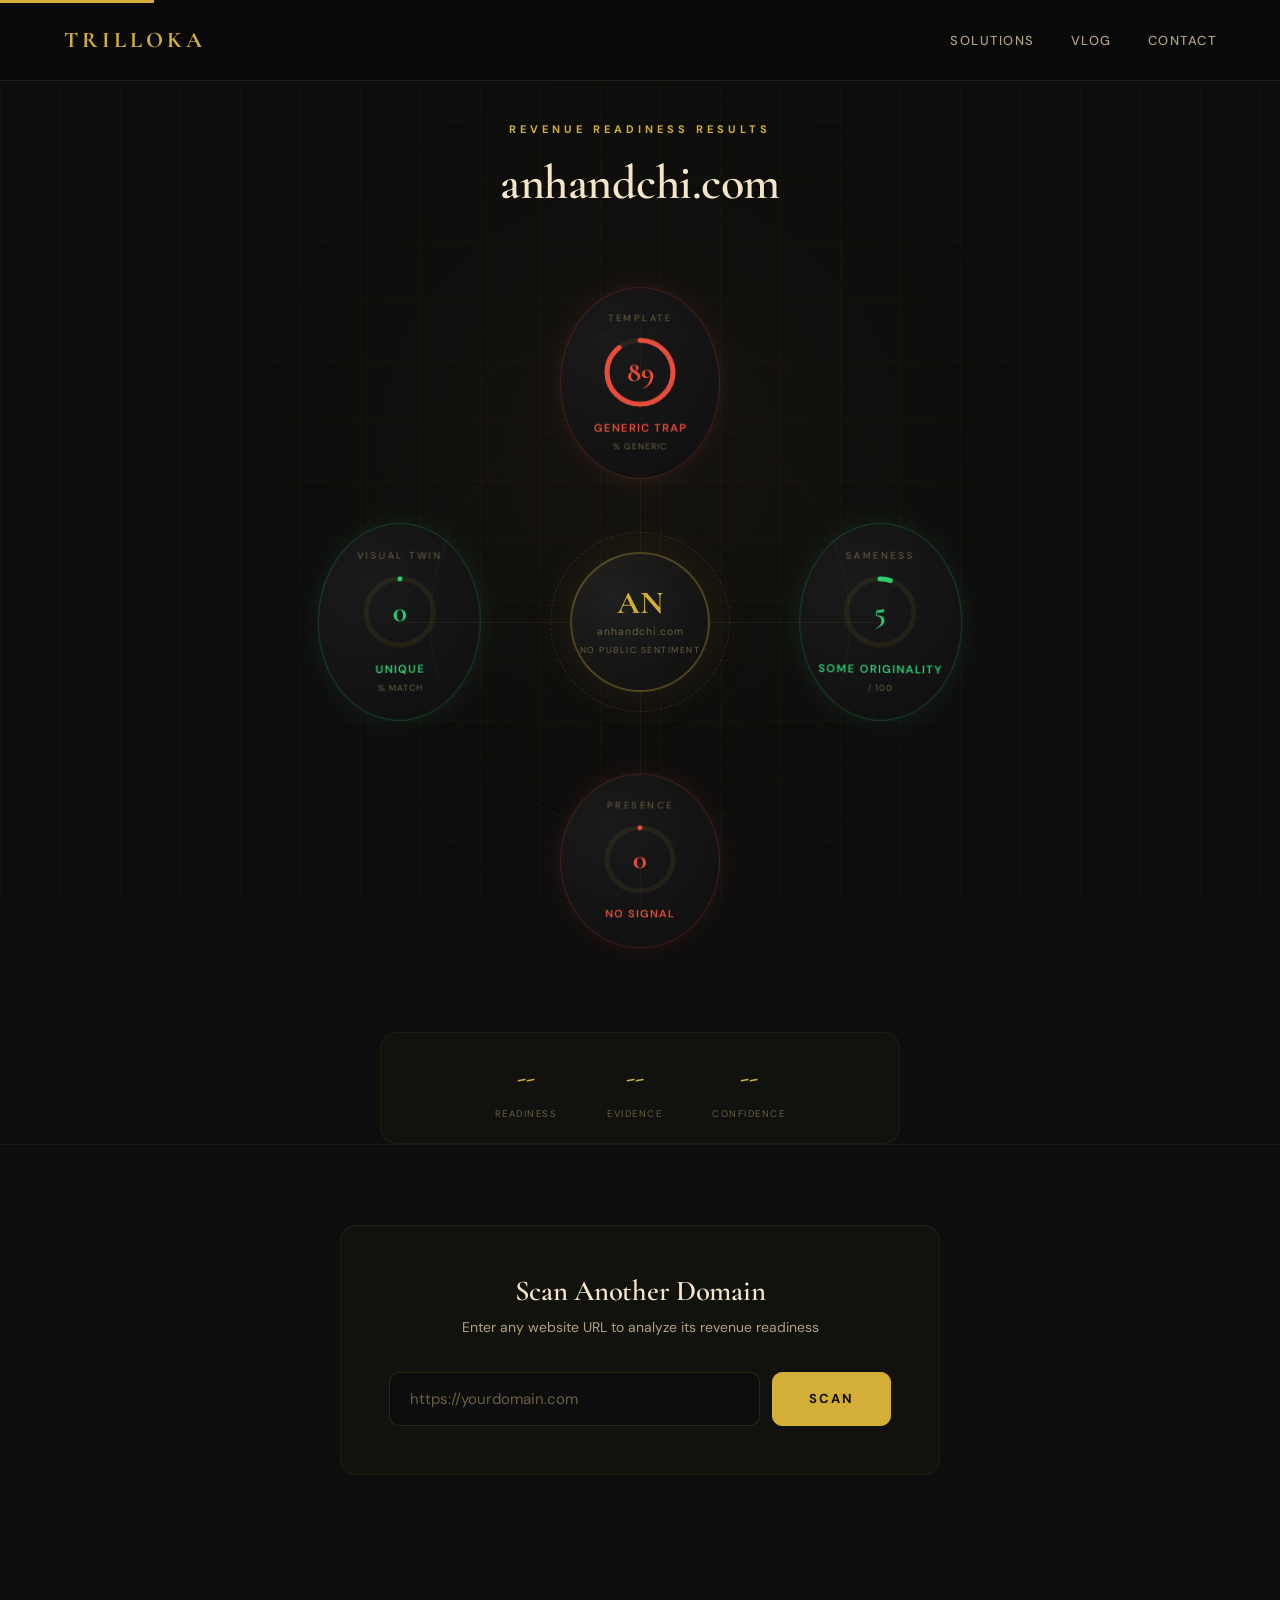
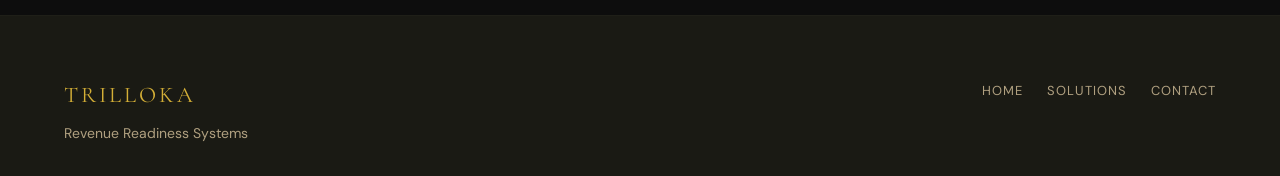
<file: static/results.html>
<!DOCTYPE html>
<html lang="en">
<head>
  <meta charset="UTF-8">
  <meta name="viewport" content="width=device-width, initial-scale=1.0">
  <title>Revenue Readiness Results — Trilloka</title>
  <link rel="preconnect" href="https://fonts.googleapis.com">
  <link rel="preconnect" href="https://fonts.gstatic.com" crossorigin>
  <link href="https://fonts.googleapis.com/css2?family=Cormorant+Garamond:ital,wght@0,400;0,600;0,700;1,400&family=DM+Sans:wght@400;500;700&display=swap" rel="stylesheet">
  <link rel="stylesheet" href="/static/styles.min.css">

  <style>
    :root {
      --gold: #D4AF37;
      --gold-dim: #a08020;
      --gold-bright: #F5E6C8;
      --bg: #0D0D0D;
      --surface: #11110e;
      --surface-2: #1a1a14;
      --text: #F5E6C8;
      --text-secondary: #b0a080;
      --text-muted: #6a6040;
      --red: #E74C3C;
      --green: #2ECC71;
      --orange: #D4AF37;
      --cyan: #3c8c9a;
      --ring-track: rgba(212,175,55,0.08);
    }

    .rrs-orbital-page {
      background: var(--bg);
      min-height: 100vh;
      padding: 120px 0 60px;
      position: relative;
      overflow: hidden;
    }

    .rrs-orbital-page::before {
      content: "";
      position: fixed;
      inset: 0;
      background-image:
        linear-gradient(rgba(212,175,55,0.03) 1px, transparent 1px),
        linear-gradient(90deg, rgba(212,175,55,0.03) 1px, transparent 1px);
      background-size: 60px 60px;
      pointer-events: none;
      z-index: 0;
    }

    .rrs-orbital-page::after {
      content: "";
      position: fixed;
      top: 50%; left: 50%;
      transform: translate(-50%, -50%);
      width: 800px; height: 800px;
      background: radial-gradient(circle, rgba(212,175,55,0.04) 0%, transparent 70%);
      pointer-events: none;
      z-index: 0;
    }

    .rrs-header {
      text-align: center;
      margin-bottom: 40px;
      position: relative;
      z-index: 10;
    }

    .rrs-header .tag {
      font-family: 'DM Sans', sans-serif;
      font-size: 11px;
      font-weight: 700;
      text-transform: uppercase;
      letter-spacing: 4px;
      color: var(--gold);
      display: block;
      margin-bottom: 16px;
    }

    .rrs-header h2 {
      font-family: 'Cormorant Garamond', serif;
      font-size: clamp(2rem, 4vw, 3rem);
      color: var(--text);
      margin-bottom: 8px;
    }

    /* ── Orbital Container ── */
    .orbital-wrapper {
      display: flex;
      justify-content: center;
      align-items: center;
      width: 100%;
      padding: 20px 0 40px;
      position: relative;
      z-index: 10;
    }

    .orbital-container {
      position: relative;
      width: 700px;
      height: 700px;
      flex-shrink: 0;
      margin: 0 auto;
    }

    .orbital-container * {
      box-sizing: border-box;
    }

    /* Center hub */
    .hub {
      position: absolute;
      top: 50%; left: 50%;
      transform: translate(-50%, -50%);
      width: 140px; height: 140px;
      border-radius: 50%;
      background: radial-gradient(circle at 30% 30%, rgba(34,34,34,0.95), rgba(13,13,13,0.98));
      border: 2px solid rgba(212,175,55,0.3);
      display: flex;
      flex-direction: column;
      align-items: center;
      justify-content: center;
      z-index: 20;
      box-shadow: 0 0 50px rgba(212,175,55,0.1), inset 0 0 30px rgba(212,175,55,0.03);
    }

    .hub-ring {
      position: absolute;
      top: 50%; left: 50%;
      transform: translate(-50%, -50%);
      width: 180px; height: 180px;
      border-radius: 50%;
      border: 1px dashed rgba(212,175,55,0.15);
      animation: spin 50s linear infinite;
    }

    @keyframes spin { to { transform: translate(-50%,-50%) rotate(360deg); } }

    .hub-initials {
      font-family: 'Cormorant Garamond', serif;
      font-size: 2rem;
      font-weight: 700;
      color: var(--gold);
      line-height: 1;
    }

    .hub-domain {
      font-family: 'DM Sans', sans-serif;
      font-size: 0.65rem;
      color: var(--text-muted);
      letter-spacing: 1px;
      margin-top: 4px;
      max-width: 110px;
      overflow: hidden;
      text-overflow: ellipsis;
      white-space: nowrap;
    }

    .hub-sub {
      font-family: 'DM Sans', sans-serif;
      font-size: 0.55rem;
      color: var(--text-muted);
      letter-spacing: 1.5px;
      text-transform: uppercase;
      margin-top: 2px;
    }

    /* Decorative rings */
    .orbit-ring-1 {
      position: absolute;
      top: 50%; left: 50%;
      transform: translate(-50%, -50%);
      width: 420px; height: 420px;
      border-radius: 50%;
      border: 1px solid rgba(212,175,55,0.06);
    }

    .orbit-ring-2 {
      position: absolute;
      top: 50%; left: 50%;
      transform: translate(-50%, -50%);
      width: 580px; height: 580px;
      border-radius: 50%;
      border: 1px solid rgba(212,175,55,0.04);
    }

    .crosshair-h {
      position: absolute;
      top: 50%; left: 0; right: 0;
      height: 1px;
      background: linear-gradient(90deg, transparent 0%, rgba(212,175,55,0.08) 20%, rgba(212,175,55,0.08) 80%, transparent 100%);
      pointer-events: none;
    }

    .crosshair-v {
      position: absolute;
      left: 50%; top: 0; bottom: 0;
      width: 1px;
      background: linear-gradient(180deg, transparent 0%, rgba(212,175,55,0.08) 20%, rgba(212,175,55,0.08) 80%, transparent 100%);
      pointer-events: none;
    }

    /* Score cards */
    .score-card {
      position: absolute;
      top: 50%; left: 50%;
      width: 160px;
      background: radial-gradient(circle at 30% 30%, rgba(26,26,26,0.95), rgba(13,13,13,0.98));
      border: 1px solid rgba(212,175,55,0.1);
      border-radius: 50%;
      padding: 24px 16px;
      text-align: center;
      transition: all 0.4s cubic-bezier(0.23,1,0.32,1);
      cursor: pointer;
      z-index: 15;
      aspect-ratio: 1;
      display: flex;
      flex-direction: column;
      align-items: center;
      justify-content: center;
    }

    .score-card:hover {
      transform: translate(-50%, -50%) scale(1.12) !important;
      border-color: rgba(212,175,55,0.4);
      box-shadow: 0 10px 40px rgba(0,0,0,0.5), 0 0 30px rgba(212,175,55,0.1);
      z-index: 25;
    }

    .score-card.template { transform: translate(-50%, -50%) translate(0, -240px); }
    .score-card.sameness { transform: translate(-50%, -50%) translate(240px, 0); }
    .score-card.presence { transform: translate(-50%, -50%) translate(0, 240px); }
    .score-card.visual { transform: translate(-50%, -50%) translate(-240px, 0); }

    /* Ensure cards stay positioned even if parent is small */
    .score-card {
      position: absolute !important;
      top: 50% !important;
      left: 50% !important;
    }

    .score-card .metric-name {
      font-family: 'DM Sans', sans-serif;
      font-size: 0.6rem;
      letter-spacing: 2.5px;
      text-transform: uppercase;
      color: var(--text-muted);
      margin-bottom: 8px;
    }

    .score-ring-wrap {
      position: relative;
      width: 80px; height: 80px;
      margin: 0 auto 8px;
    }

    .score-ring-wrap svg {
      transform: rotate(-90deg);
    }

    .score-ring-track {
      fill: none;
      stroke: var(--ring-track);
      stroke-width: 5;
    }

    .score-ring-fill {
      fill: none;
      stroke-width: 5;
      stroke-linecap: round;
      transition: stroke-dashoffset 1.5s ease-out;
    }

    .score-value {
      position: absolute;
      top: 50%; left: 50%;
      transform: translate(-50%, -50%);
      font-family: 'Cormorant Garamond', serif;
      font-size: 1.8rem;
      font-weight: 700;
    }

    .score-suffix {
      font-family: 'DM Sans', sans-serif;
      font-size: 0.55rem;
      color: var(--text-muted);
      letter-spacing: 1px;
      text-transform: uppercase;
    }

    .score-label {
      font-family: 'DM Sans', sans-serif;
      font-size: 0.7rem;
      font-weight: 600;
      letter-spacing: 1px;
      text-transform: uppercase;
      margin-bottom: 2px;
    }

    /* Color coding */
    .score-card.critical .score-ring-fill { stroke: var(--red); }
    .score-card.critical .score-value { color: var(--red); }
    .score-card.critical .score-label { color: var(--red); }
    .score-card.critical { border-color: rgba(231,76,60,0.25); box-shadow: 0 0 25px rgba(231,76,60,0.1); }

    .score-card.warning .score-ring-fill { stroke: var(--orange); }
    .score-card.warning .score-value { color: var(--orange); }
    .score-card.warning .score-label { color: var(--orange); }

    .score-card.good .score-ring-fill { stroke: var(--green); }
    .score-card.good .score-value { color: var(--green); }
    .score-card.good .score-label { color: var(--green); }
    .score-card.good { border-color: rgba(46,204,113,0.25); box-shadow: 0 0 25px rgba(46,204,113,0.1); }

    .score-card.neutral .score-ring-fill { stroke: var(--cyan); }
    .score-card.neutral .score-value { color: var(--cyan); }
    .score-card.neutral .score-label { color: var(--cyan); }

    /* Three-Score Bar */
    .three-score {
      display: flex;
      justify-content: center;
      gap: 50px;
      margin-top: 20px;
      padding: 20px 30px;
      background: var(--surface);
      border-radius: 16px;
      border: 1px solid rgba(212,175,55,0.08);
      max-width: 520px;
      margin-left: auto;
      margin-right: auto;
      position: relative;
      z-index: 10;
    }

    .three-score-item {
      text-align: center;
    }

    .three-score-item .ss-value {
      font-family: 'Cormorant Garamond', serif;
      font-size: 1.8rem;
      font-weight: 700;
      color: var(--gold);
    }

    .three-score-item .ss-name {
      font-family: 'DM Sans', sans-serif;
      font-size: 0.6rem;
      letter-spacing: 1.5px;
      text-transform: uppercase;
      color: var(--text-muted);
      margin-top: 4px;
    }

    /* Scan another */
    .rrs-scanner {
      background: var(--bg);
      padding: 80px 24px;
      border-top: 1px solid var(--surface-2);
      position: relative;
      z-index: 10;
    }

    .rrs-box {
      max-width: 600px;
      margin: 0 auto;
      background: var(--surface);
      border: 1px solid rgba(212,175,55,0.08);
      border-radius: 16px;
      padding: 48px;
      text-align: center;
    }

    .rrs-box h3 {
      font-family: 'Cormorant Garamond', serif;
      font-size: 1.8rem;
      color: var(--text);
      margin-bottom: 8px;
    }

    .rrs-box p {
      color: var(--text-secondary);
      margin-bottom: 32px;
      font-size: 14px;
    }

    .rrs-input {
      display: flex;
      gap: 12px;
    }

    .rrs-input input {
      flex: 1;
      padding: 16px 20px;
      background: var(--bg);
      border: 1px solid rgba(212,175,55,0.15);
      border-radius: 10px;
      color: var(--text);
      font-family: 'DM Sans', sans-serif;
      font-size: 15px;
    }

    .rrs-input input:focus {
      outline: none;
      border-color: var(--gold);
    }

    .rrs-input input::placeholder {
      color: var(--text-muted);
    }

    /* Responsive */
    @media (max-width: 780px) {
      .orbital-container {
        width: 100%;
        height: auto;
        min-height: 500px;
      }
      .orbit-ring-1, .orbit-ring-2, .hub-ring, .crosshair-h, .crosshair-v {
        display: none;
      }
      .hub {
        position: relative;
        top: auto; left: auto;
        transform: none;
        margin: 0 auto 20px;
      }
      .score-card {
        position: relative;
        top: auto !important; left: auto !important;
        transform: none !important;
        margin: 10px auto;
        width: 150px; height: 150px;
      }
      .score-card:hover {
        transform: scale(1.05) !important;
      }
      .three-score { flex-direction: column; gap: 14px; }
      .rrs-input { flex-direction: column; }
    }
  </style>
<base target="_blank">
</head>
<body>

  <a href="#main" class="skip-link">Skip to content</a>

  <nav class="nav" id="nav">
    <div class="container nav-inner">
      <a href="https://www.trilloka.com" class="nav-logo-text">TRILLOKA</a>
      <ul class="nav-links">
        <li><a href="https://www.trilloka.com">Solutions</a></li>
        <li><a href="https://www.trilloka.com/vlog.html">Vlog</a></li>
        <li><a href="https://www.trilloka.com/contact.html">Contact</a></li>
      </ul>
      <button class="hamburger" id="hamburger" aria-label="Menu"><span></span><span></span><span></span></button>
    </div>
  </nav>
  <div class="mobile-menu" id="mobileMenu">
    <a href="https://www.trilloka.com">Solutions</a>
    <a href="https://www.trilloka.com/vlog.html">Vlog</a>
    <a href="https://www.trilloka.com/contact.html">Contact</a>
  </div>

  <main id="main" class="rrs-orbital-page">

    <div class="rrs-header">
      <span class="tag">Revenue Readiness Results</span>
      <h2 id="scanDomain">anhandchi.com</h2>
    </div>

    <div class="orbital-wrapper" id="orbitalWrapper" style="perspective:1200px;perspective-origin:50% 40%;">
      <div class="orbital-container" id="orbitalDashboard" style="transform-style:preserve-3d;transition:transform 0.3s ease-out;">
        <div class="crosshair-h"></div>
        <div class="crosshair-v"></div>
        <div class="orbit-ring-1"></div>
        <div class="orbit-ring-2"></div>

        <div class="hub">
          <div class="hub-ring"></div>
          <div class="hub-initials" id="hubInitials">AN</div>
          <div class="hub-domain" id="hubDomain">anhandchi.com</div>
          <div class="hub-sub" id="hubSub">No Public Sentiment</div>
        </div>

        <!-- TOP: Template Trap -->
        <div class="score-card template" id="cardTemplate" style="transform:translate(-50%,-50%) translate(0,-240px) rotateX(8deg);">
          <div class="metric-name">Template</div>
          <div class="score-ring-wrap">
            <svg width="80" height="80" viewBox="0 0 80 80">
              <circle class="score-ring-track" cx="40" cy="40" r="33"/>
              <circle class="score-ring-fill" id="ringTemplate" cx="40" cy="40" r="33"
                stroke-dasharray="207.35" stroke-dashoffset="207.35"/>
            </svg>
            <div class="score-value" id="valTemplate">89</div>
          </div>
          <div class="score-label" id="labelTemplate">Generic Trap</div>
          <div class="score-suffix" id="suffixTemplate">% GENERIC</div>
        </div>

        <!-- RIGHT: Sameness Signal -->
        <div class="score-card sameness" id="cardSameness" style="transform:translate(-50%,-50%) translate(240px,0) rotateY(-8deg);">
          <div class="metric-name">Sameness</div>
          <div class="score-ring-wrap">
            <svg width="80" height="80" viewBox="0 0 80 80">
              <circle class="score-ring-track" cx="40" cy="40" r="33"/>
              <circle class="score-ring-fill" id="ringSameness" cx="40" cy="40" r="33"
                stroke-dasharray="207.35" stroke-dashoffset="207.35"/>
            </svg>
            <div class="score-value" id="valSameness">5</div>
          </div>
          <div class="score-label" id="labelSameness">Some Originality</div>
          <div class="score-suffix" id="suffixSameness">/ 100</div>
        </div>

        <!-- BOTTOM: Zero Presence -->
        <div class="score-card presence" id="cardPresence" style="transform:translate(-50%,-50%) translate(0,240px) rotateX(-8deg);">
          <div class="metric-name">Presence</div>
          <div class="score-ring-wrap">
            <svg width="80" height="80" viewBox="0 0 80 80">
              <circle class="score-ring-track" cx="40" cy="40" r="33"/>
              <circle class="score-ring-fill" id="ringPresence" cx="40" cy="40" r="33"
                stroke-dasharray="207.35" stroke-dashoffset="207.35"/>
            </svg>
            <div class="score-value" id="valPresence">0</div>
          </div>
          <div class="score-label" id="labelPresence">No Signal</div>
          <div class="score-suffix" id="suffixPresence"></div>
        </div>

        <!-- LEFT: Visual Twin -->
        <div class="score-card visual" id="cardVisual" style="transform:translate(-50%,-50%) translate(-240px,0) rotateY(8deg);">
          <div class="metric-name">Visual Twin</div>
          <div class="score-ring-wrap">
            <svg width="80" height="80" viewBox="0 0 80 80">
              <circle class="score-ring-track" cx="40" cy="40" r="33"/>
              <circle class="score-ring-fill" id="ringVisual" cx="40" cy="40" r="33"
                stroke-dasharray="207.35" stroke-dashoffset="207.35"/>
            </svg>
            <div class="score-value" id="valVisual">0</div>
          </div>
          <div class="score-label" id="labelVisual">Unique</div>
          <div class="score-suffix" id="suffixVisual">% MATCH</div>
        </div>
      </div>
    </div>

    <div class="three-score" id="threeScore">
      <div class="three-score-item">
        <div class="ss-value" id="ssReadiness">--</div>
        <div class="ss-name">Readiness</div>
      </div>
      <div class="three-score-item">
        <div class="ss-value" id="ssEvidence">--</div>
        <div class="ss-name">Evidence</div>
      </div>
      <div class="three-score-item">
        <div class="ss-value" id="ssConfidence">--</div>
        <div class="ss-name">Confidence</div>
      </div>
    </div>

    <section class="rrs-scanner">
      <div class="rrs-box">
        <h3>Scan Another Domain</h3>
        <p>Enter any website URL to analyze its revenue readiness</p>
        <div class="rrs-input">
          <input type="text" placeholder="https://yourdomain.com" id="scanInput">
          <button class="btn btn-filled" id="scanAnotherBtn">Scan</button>
        </div>
      </div>
    </section>

  </main>

  <footer class="footer">
    <div class="container footer-inner">
      <div>
        <div class="footer-brand">TRILLOKA</div>
        <p class="footer-copy">Revenue Readiness Systems</p>
      </div>
      <ul class="footer-links">
        <li><a href="https://www.trilloka.com">Home</a></li>
        <li><a href="https://www.trilloka.com">Solutions</a></li>
        <li><a href="https://www.trilloka.com/contact.html">Contact</a></li>
      </ul>
    </div>
  </footer>

  <script>
    (function(){
      document.getElementById('hamburger').addEventListener('click', function(){
        document.getElementById('mobileMenu').classList.toggle('open');
      });
      var nav = document.getElementById('nav');
      window.addEventListener('scroll', function(){
        nav.classList.toggle('nav-scrolled', window.scrollY > 50);
      });

      var params = new URLSearchParams(window.location.search);
      var domain = params.get('domain');
      if (domain) {
        document.getElementById('scanDomain').textContent = domain;
        document.getElementById('hubDomain').textContent = domain;
        var initials = domain.replace(/^https?:\/\//, '').split('.')[0].slice(0,2).toUpperCase();
        document.getElementById('hubInitials').textContent = initials;
      }

      document.getElementById('scanAnotherBtn').addEventListener('click', function(){
        var val = document.getElementById('scanInput').value;
        if (val) window.location.href = 'https://api.trilloka.com/results?domain=' + encodeURIComponent(val);
      });

      // Animate rings on load
      setTimeout(function(){
        setRing('ringTemplate', 89);
        setRing('ringSameness', 5);
        setRing('ringPresence', 0);
        setRing('ringVisual', 0);
      }, 500);

      // 3D Tilt on mousemove
      var stage = document.getElementById('orbitalWrapper');
      var cross = document.getElementById('orbitalDashboard');
      if (stage && cross) {
        stage.addEventListener('mousemove', function(e){
          var rect = stage.getBoundingClientRect();
          var x = (e.clientX - rect.left) / rect.width - 0.5;
          var y = (e.clientY - rect.top) / rect.height - 0.5;
          cross.style.transform = 'rotateY(' + (x * 12) + 'deg) rotateX(' + (-y * 12) + 'deg)';
        });
        stage.addEventListener('mouseleave', function(){
          cross.style.transform = 'rotateY(0deg) rotateX(0deg)';
        });
      }
    })();

    const CIRCUMFERENCE = 2 * Math.PI * 33;

    function setRing(id, percent) {
      const ring = document.getElementById(id);
      const offset = CIRCUMFERENCE - (percent / 100) * CIRCUMFERENCE;
      ring.style.strokeDashoffset = offset;
      const card = ring.closest('.score-card');
      card.classList.remove('critical', 'warning', 'good', 'neutral');
      const metricName = card.querySelector('.metric-name').textContent;
      if (metricName === 'Presence') {
        if (percent >= 70) card.classList.add('good');
        else if (percent >= 40) card.classList.add('neutral');
        else if (percent >= 20) card.classList.add('warning');
        else card.classList.add('critical');
      } else {
        if (percent >= 70) card.classList.add('critical');
        else if (percent >= 40) card.classList.add('warning');
        else if (percent >= 20) card.classList.add('neutral');
        else card.classList.add('good');
      }
    }
  </script>

</body>
</html>
</file>
<file: static/styles.min.css>
@import url('https://fonts.googleapis.com/css2?family=Cormorant+Garamond:ital,wght@0,400;0,600;0,700;1,400&family=DM+Sans:wght@400;500;700&display=swap');:root{--bg:#0D0D0D;--surface:#11110e;--surface-2:#1a1a14;--gold:#D4AF37;--gold-dim:#a08020;--gold-bright:#F5E6C8;--teal:#3c8c9a;--teal-dim:#2a6a75;--silver:#a0a0a0;--text:#F5E6C8;--text-secondary:#b0a080;--text-muted:#6a6040;--border:#1f1f18;--border-light:#2a2a1a;--bad:#E74C3C;--good:#2ECC71;--warn:#D4AF37;--font-heading:'Cormorant Garamond',serif;--font-body:'DM Sans',sans-serif}*{margin:0;padding:0;box-sizing:border-box}html{scroll-behavior:smooth}body{font-family:var(--font-body);font-size:16px;line-height:1.7;color:var(--text);background:var(--bg);-webkit-font-smoothing:antialiased;-moz-osx-font-smoothing:grayscale}h1,h2,h3,h4,h5,h6{font-family:var(--font-heading);font-weight:600;color:var(--text);line-height:1.2;letter-spacing:-0.01em}h1{font-size:clamp(2.8rem,6vw,5rem);font-weight:700}h2{font-size:clamp(1.8rem,3.5vw,2.8rem)}h3{font-size:clamp(1.3rem,2.5vw,1.7rem)}h4{font-size:1.2rem}p{font-size:16px;line-height:1.7;color:var(--text-secondary)}a{color:var(--gold);text-decoration:none;transition:all 0.3s ease}a:hover{color:var(--text)}img{max-width:100%;display:block;height:auto}.container{max-width:1200px;margin:0 auto;padding:0 24px}.nav{position:fixed;top:0;left:0;right:0;z-index:1000;background:rgba(10,10,10,0.95);backdrop-filter:blur(12px);-webkit-backdrop-filter:blur(12px);border-bottom:1px solid var(--border);transition:background 0.3s}.nav-inner{display:flex;justify-content:space-between;align-items:center;height:80px}.nav-links{display:flex;gap:36px;list-style:none;align-items:center}.nav-links a{font-family:var(--font-body);font-size:13px;font-weight:500;text-transform:uppercase;letter-spacing:1.5px;color:var(--text-secondary);position:relative;padding-bottom:4px}.nav-links a::after{content:'';position:absolute;bottom:0;left:0;width:0;height:1px;background:var(--gold);transition:width 0.3s}.nav-links a:hover::after,.nav-links a.active::after{width:100%}.nav-links a:hover,.nav-links a.active{color:var(--gold)}.nav-logo-text{font-family:var(--font-heading);font-size:1.4rem;font-weight:700;color:var(--gold);letter-spacing:4px;text-transform:uppercase}.hamburger{display:none;flex-direction:column;gap:5px;cursor:pointer;background:none;border:none;padding:8px}.hamburger span{display:block;width:24px;height:1.5px;background:var(--text);transition:0.3s}.mobile-menu{display:none;position:fixed;top:80px;left:0;right:0;bottom:0;background:var(--bg);z-index:999;flex-direction:column;align-items:center;justify-content:center;gap:40px;opacity:0;pointer-events:none;transition:opacity 0.3s}.mobile-menu.open{display:flex;opacity:1;pointer-events:all}.mobile-menu a{font-family:var(--font-heading);font-size:2.2rem;color:var(--text)}.mobile-menu a:hover{color:var(--gold)}.btn{display:inline-block;padding:16px 36px;font-family:var(--font-body);font-size:13px;font-weight:700;text-transform:uppercase;letter-spacing:2px;border:1.5px solid var(--gold);background:transparent;color:var(--gold);cursor:pointer;transition:all 0.3s ease;text-align:center;border-radius:10px}.btn:hover{background:var(--gold);color:var(--bg)}.btn-filled{background:var(--gold);color:var(--bg)}.btn-filled:hover{background:var(--text);border-color:var(--text);color:var(--bg)}.btn-secondary{background:transparent;color:var(--gold);border:1.5px solid var(--gold)}.btn-secondary:hover{background:var(--gold);color:var(--bg)}.cta-group{margin-top:40px;display:flex;gap:16px;flex-wrap:wrap}.demo-link{display:inline-block;margin-top:32px;font-size:13px;color:var(--gold);text-transform:uppercase;letter-spacing:1.5px;font-weight:700}.demo-link:hover{color:var(--text)}.section-header{text-align:center;margin-bottom:60px}.section-title{font-family:var(--font-heading);font-size:clamp(2rem,4vw,3rem);margin-bottom:20px;color:var(--text)}.section-subtitle{font-family:var(--font-body);font-size:16px;color:var(--text-secondary);margin:0 auto;max-width:600px;line-height:1.7}.tag{display:inline-block;font-family:var(--font-body);font-size:11px;font-weight:700;text-transform:uppercase;letter-spacing:3px;color:var(--gold);margin-bottom:20px}.hero-fold{position:relative;min-height:100vh;display:flex;align-items:center;justify-content:center;text-align:center;overflow:hidden;padding:120px 24px 80px}.hero-depth-layer{position:absolute;inset:0;pointer-events:none}.layer-back{background:radial-gradient(ellipse at 50% 0%,rgba(212,175,55,0.06) 0%,transparent 60%)}.layer-mid{background:radial-gradient(ellipse at 50% 100%,rgba(60,140,154,0.04) 0%,transparent 60%)}.grid-lines{position:absolute;inset:0;background-image:linear-gradient(rgba(212,175,55,0.03) 1px,transparent 1px),linear-gradient(90deg,rgba(212,175,55,0.03) 1px,transparent 1px);background-size:60px 60px;mask-image:radial-gradient(ellipse at center,black 30%,transparent 70%);-webkit-mask-image:radial-gradient(ellipse at center,black 30%,transparent 70%)}.hero-content{position:relative;z-index:2;max-width:800px}.hero-tag{font-size:11px;font-weight:700;text-transform:uppercase;letter-spacing:4px;color:var(--gold);margin-bottom:24px}.hero-title{font-family:var(--font-heading);font-size:clamp(2.8rem,6vw,5rem);font-weight:700;color:var(--text);line-height:1.05;margin-bottom:24px}.hero-title span{color:var(--gold)}.hero-philosophy{font-size:18px;color:var(--text-secondary);max-width:560px;margin:0 auto;line-height:1.7}.problem-discovery{padding:120px 0;background:var(--bg)}.bottleneck-landscape{display:grid;grid-template-columns:repeat(4,1fr);gap:24px;margin-bottom:60px}.bottleneck-card{padding:48px 28px;background:var(--surface);border:1px solid var(--border);text-align:center;transition:all 0.4s cubic-bezier(0.23,1,0.32,1);border-radius:12px;position:relative;overflow:hidden;cursor:pointer}.bottleneck-card::before{content:'';position:absolute;top:0;left:0;right:0;height:3px;background:var(--gold);opacity:0.3;transition:opacity 0.3s}.bottleneck-card:hover::before{opacity:1}.bottleneck-card.state-bad{border-color:rgba(231,76,60,0.25)}.bottleneck-card.state-bad::before{background:var(--bad);opacity:0.5}.bottleneck-card.state-bad:hover::before{opacity:1}.bottleneck-card.state-bad .bottleneck-icon{color:var(--bad)}.bottleneck-card.state-bad:hover{border-color:rgba(231,76,60,0.5);box-shadow:0 0 30px rgba(231,76,60,0.1)}.bottleneck-card.state-good{border-color:rgba(46,204,113,0.25)}.bottleneck-card.state-good::before{background:var(--good);opacity:0.5}.bottleneck-card.state-good:hover::before{opacity:1}.bottleneck-card.state-good .bottleneck-icon{color:var(--good)}.bottleneck-card.state-good:hover{border-color:rgba(46,204,113,0.5);box-shadow:0 0 30px rgba(46,204,113,0.1)}.bottleneck-card.state-warn{border-color:rgba(212,175,55,0.25)}.bottleneck-card.state-warn::before{background:var(--warn);opacity:0.5}.bottleneck-card.state-warn:hover::before{opacity:1}.bottleneck-card.state-warn .bottleneck-icon{color:var(--warn)}.bottleneck-card.state-warn:hover{border-color:rgba(212,175,55,0.5);box-shadow:0 0 30px rgba(212,175,55,0.1)}.bottleneck-icon{width:48px;height:48px;margin:0 auto 20px;color:var(--gold);transition:color 0.3s}.bottleneck-card h3{font-family:var(--font-heading);font-size:1.3rem;margin-bottom:12px;color:var(--text)}.bottleneck-card p{font-size:14px;color:var(--text-secondary);line-height:1.6}.domain-console{max-width:700px;margin:0 auto;background:var(--surface);border:1px solid var(--border-light);border-radius:16px;padding:40px}.console-inner label{display:block;font-size:11px;font-weight:700;text-transform:uppercase;letter-spacing:2px;color:var(--text-secondary);margin-bottom:16px}.console-input-wrap{display:flex;gap:12px}.console-input-wrap input{flex:1;padding:16px 20px;background:var(--bg);border:1px solid var(--border-light);border-radius:10px;color:var(--text);font-family:var(--font-body);font-size:15px}.console-input-wrap input:focus{outline:none;border-color:var(--gold)}.console-input-wrap input::placeholder{color:var(--text-muted)}.console-note{text-align:center;margin-top:16px;font-size:13px;color:var(--text-muted)}.measure-section{padding:100px 0;background:var(--surface);border-top:1px solid var(--border);border-bottom:1px solid var(--border)}.post-scan-cta{background:var(--bg)}.footer{background:var(--surface-2);border-top:1px solid var(--border);padding:60px 0 30px}.footer-inner{display:flex;justify-content:space-between;align-items:flex-start;flex-wrap:wrap;gap:40px}.footer-brand{font-family:var(--font-heading);font-size:1.4rem;color:var(--gold);letter-spacing:3px;text-transform:uppercase;margin-bottom:8px}.footer-copy{font-size:14px;color:var(--text-secondary)}.footer-links{display:flex;gap:24px;list-style:none;flex-wrap:wrap}.footer-links a{font-size:13px;color:var(--text-secondary);text-transform:uppercase;letter-spacing:1px}.footer-links a:hover{color:var(--gold)}.reveal{opacity:0;transform:translateY(40px);transition:all 0.8s cubic-bezier(0.16,1,0.3,1)}.reveal.active{opacity:1;transform:translateY(0)}.solutions-hero{min-height:50vh;display:flex;align-items:center;justify-content:center;text-align:center;background:var(--bg);padding:140px 24px 80px}.solutions-hero h1{font-family:var(--font-heading);font-size:clamp(2rem,4vw,3.5rem);margin-bottom:16px}.solutions-hero p{max-width:600px;margin:0 auto}.solutions-grid{display:grid;grid-template-columns:repeat(3,1fr);gap:24px;padding:100px 0}.solution-card{padding:48px 32px;background:var(--surface);border:1px solid var(--border);text-align:center;transition:all 0.4s cubic-bezier(0.23,1,0.32,1);border-radius:12px;cursor:pointer;position:relative;overflow:hidden}.solution-card::before{content:'';position:absolute;top:0;left:0;right:0;height:3px;background:var(--gold);opacity:0.3;transition:opacity 0.3s}.solution-card:hover::before{opacity:1}.solution-card:hover{border-color:var(--gold);transform:translateY(-6px);box-shadow:0 0 30px rgba(212,175,55,0.1)}.solution-icon{font-size:2.5rem;margin-bottom:20px;color:var(--gold);font-family:var(--font-heading);font-weight:700}.solution-card h3{font-family:var(--font-heading);font-size:1.4rem;margin-bottom:12px;color:var(--text)}.solution-card p{font-size:15px;color:var(--text-secondary);line-height:1.6}.pricing-note{background:var(--surface);padding:100px 0;text-align:center;border-top:1px solid var(--border)}.contact-hero{padding:140px 24px 80px;text-align:center}.contact-grid{display:grid;grid-template-columns:1fr 1fr;gap:60px;padding:0 0 100px}.contact-info h3{margin-bottom:24px}.contact-item{display:flex;align-items:flex-start;gap:16px;margin-bottom:24px;font-size:16px;color:var(--text-secondary)}.contact-item strong{color:var(--gold);font-weight:700;min-width:80px;font-size:13px;text-transform:uppercase;letter-spacing:1px}.contact-form-wrap{background:var(--surface);border:1px solid var(--border);border-radius:16px;padding:40px}.contact-form-wrap label{display:block;font-size:12px;font-weight:700;text-transform:uppercase;letter-spacing:1px;color:var(--text-secondary);margin-bottom:8px}.contact-form-wrap input,.contact-form-wrap textarea{width:100%;padding:14px;background:var(--bg);border:1px solid var(--border-light);border-radius:8px;color:var(--text);font-family:var(--font-body);font-size:15px;margin-bottom:20px;transition:border-color 0.3s}.contact-form-wrap input:focus,.contact-form-wrap textarea:focus{outline:none;border-color:var(--gold)}.contact-form-wrap textarea{min-height:140px;resize:vertical}.social-links{display:flex;gap:16px;margin-top:32px}.social-links a{display:inline-block;padding:12px 24px;border:1px solid var(--border);font-size:12px;font-weight:700;text-transform:uppercase;letter-spacing:1px;color:var(--text-secondary);transition:all 0.3s;border-radius:8px}.social-links a:hover{border-color:var(--gold);color:var(--gold)}.rrs-results{background:var(--bg);padding:140px 0 80px;min-height:100vh}.rrs-header{text-align:center;margin-bottom:60px;padding:0 24px}.rrs-header .tag{font-size:11px;font-weight:700;text-transform:uppercase;letter-spacing:4px;color:var(--gold);margin-bottom:16px;display:block}.rrs-header h2{font-family:var(--font-heading);font-size:clamp(2rem,4vw,3rem);color:var(--text);margin-bottom:8px}.rrs-stage{perspective:1200px;perspective-origin:50% 40%;display:flex;flex-direction:column;align-items:center;justify-content:center;padding:40px 24px;position:relative;transform-style:preserve-3d;min-height:520px}.rrs-cross{display:grid;grid-template-columns:1fr 1fr 1fr;grid-template-rows:auto auto auto;gap:2rem;align-items:center;justify-items:center;position:relative;transform-style:preserve-3d;transition:transform 0.3s ease-out}.rrs-lines{position:absolute;inset:0;pointer-events:none;z-index:0}.rrs-lines::before{content:'';position:absolute;top:50%;left:10%;right:10%;height:1px;background:linear-gradient(90deg,transparent,rgba(212,175,55,0.2),transparent)}.rrs-lines::after{content:'';position:absolute;left:50%;top:10%;bottom:10%;width:1px;background:linear-gradient(180deg,transparent,rgba(212,175,55,0.2),transparent)}.rrs-plate{width:170px;height:170px;border-radius:50%;display:flex;flex-direction:column;align-items:center;justify-content:center;position:relative;cursor:pointer;transform-style:preserve-3d;transition:all 0.6s cubic-bezier(0.23,1,0.32,1);background:radial-gradient(circle at 30% 30%,rgba(26,26,26,0.95),rgba(13,13,13,0.98));border:2px solid;user-select:none;z-index:10}.rrs-plate.depth-far{filter:blur(2px) brightness(0.75);opacity:0.65}.rrs-plate.depth-mid{filter:blur(1px) brightness(0.9);opacity:0.85}.rrs-plate.tilt-north{transform:rotateX(18deg) rotateY(0deg) translateZ(30px)}.rrs-plate.tilt-south{transform:rotateX(-18deg) rotateY(0deg) translateZ(30px)}.rrs-plate.tilt-east{transform:rotateX(0deg) rotateY(-18deg) translateZ(30px)}.rrs-plate.tilt-west{transform:rotateX(0deg) rotateY(18deg) translateZ(30px)}.rrs-plate:hover{transform:rotateX(0deg) rotateY(0deg) translateZ(80px) scale(1.15) !important;filter:blur(0px) brightness(1) !important;opacity:1 !important;z-index:100}.rrs-plate.zoomed{position:fixed !important;top:50% !important;left:50% !important;width:300px !important;height:300px !important;transform:translate(-50%,-50%) translateZ(300px) scale(1) !important;filter:blur(0px) brightness(1) !important;opacity:1 !important;z-index:10000 !important;animation:rrsZoomIn 0.5s cubic-bezier(0.23,1,0.32,1) forwards}@keyframes rrsZoomIn{from{transform:translate(-50%,-50%) translateZ(0px) scale(0.5);opacity:0}to{transform:translate(-50%,-50%) translateZ(300px) scale(1);opacity:1}}.rrs-overlay{position:fixed;inset:0;background:rgba(0,0,0,0.85);backdrop-filter:blur(12px);z-index:9999;opacity:0;pointer-events:none;transition:opacity 0.4s ease}.rrs-overlay.active{opacity:1;pointer-events:all}.rrs-close{position:absolute;top:-16px;right:-16px;width:36px;height:36px;border-radius:50%;background:#11110e;border:2px solid #D4AF37;color:#D4AF37;font-size:1.3rem;display:flex;align-items:center;justify-content:center;cursor:pointer;opacity:0;transition:opacity 0.3s 0.3s;font-family:'DM Sans',sans-serif;padding-bottom:3px}.rrs-plate.zoomed .rrs-close{opacity:1}.rrs-plate.state-bad{border-color:#E74C3C;box-shadow:0 0 25px rgba(231,76,60,0.25),inset 0 0 40px rgba(231,76,60,0.06)}.rrs-plate.state-bad:hover{box-shadow:0 0 50px rgba(231,76,60,0.35),0 0 100px rgba(231,76,60,0.15),inset 0 0 60px rgba(231,76,60,0.1)}.rrs-plate.state-bad .rrs-score{color:#E74C3C;text-shadow:0 0 20px rgba(231,76,60,0.4)}.rrs-plate.state-good{border-color:#2ECC71;box-shadow:0 0 25px rgba(46,204,113,0.25),inset 0 0 40px rgba(46,204,113,0.06)}.rrs-plate.state-good:hover{box-shadow:0 0 50px rgba(46,204,113,0.35),0 0 100px rgba(46,204,113,0.15),inset 0 0 60px rgba(46,204,113,0.1)}.rrs-plate.state-good .rrs-score{color:#2ECC71;text-shadow:0 0 20px rgba(46,204,113,0.4)}.rrs-plate.state-warn{border-color:#D4AF37;box-shadow:0 0 25px rgba(212,175,55,0.25),inset 0 0 40px rgba(212,175,55,0.06)}.rrs-plate.state-warn .rrs-score{color:#D4AF37;text-shadow:0 0 20px rgba(212,175,55,0.4)}.rrs-score{font-family:'Cormorant Garamond',serif;font-size:3.2rem;font-weight:700;line-height:1;letter-spacing:-0.02em;transition:color 0.3s ease}.rrs-label{font-family:'DM Sans',sans-serif;font-size:0.7rem;font-weight:700;letter-spacing:0.18em;text-transform:uppercase;color:#b0a080;margin-top:0.5rem}.rrs-sub{font-size:0.65rem;color:#6a6040;margin-top:0.25rem;letter-spacing:0.05em}.rrs-hub{width:130px;height:130px;border-radius:50%;display:flex;flex-direction:column;align-items:center;justify-content:center;background:radial-gradient(circle at 30% 30%,rgba(34,34,34,0.95),rgba(13,13,13,0.98));border:2px solid rgba(212,175,55,0.4);box-shadow:0 0 40px rgba(212,175,55,0.15),inset 0 0 30px rgba(212,175,55,0.08);transform:translateZ(60px);transition:all 0.6s cubic-bezier(0.23,1,0.32,1);z-index:10}.rrs-hub:hover{transform:translateZ(100px) scale(1.1)}.rrs-hub-domain{font-size:0.75rem;color:#D4AF37;font-weight:600;letter-spacing:0.02em}.rrs-hub-status{font-size:0.6rem;color:#6a6040;text-transform:uppercase;letter-spacing:0.12em;margin-top:0.15rem}.rrs-north{grid-column:2;grid-row:1}.rrs-south{grid-column:2;grid-row:3}.rrs-east{grid-column:3;grid-row:2}.rrs-west{grid-column:1;grid-row:2}.rrs-center{grid-column:2;grid-row:2}.rrs-footer{text-align:center;padding:40px 24px 80px}.rrs-badge{display:inline-block;padding:0.875rem 2.5rem;background:linear-gradient(135deg,rgba(212,175,55,0.15),rgba(212,175,55,0.05));border:1px solid #D4AF37;border-radius:8px;color:#D4AF37;font-weight:700;letter-spacing:0.12em;text-transform:uppercase;font-size:0.85rem;animation:rrsPulse 3s ease infinite}@keyframes rrsPulse{0%,100%{box-shadow:0 0 15px rgba(212,175,55,0.15)}50%{box-shadow:0 0 30px rgba(212,175,55,0.3),0 0 60px rgba(212,175,55,0.1)}}.rrs-quote{font-family:'Cormorant Garamond',serif;font-style:italic;font-size:1.2rem;color:#b0a080;max-width:650px;margin:1.5rem auto 0;line-height:1.6}.rrs-scanner{background:var(--bg);padding:100px 24px;border-top:1px solid var(--border)}.rrs-box{max-width:600px;margin:0 auto;background:var(--surface);border:1px solid var(--border-light);border-radius:16px;padding:48px;text-align:center}.rrs-box h3{font-family:var(--font-heading);font-size:1.8rem;color:var(--text);margin-bottom:8px}.rrs-box p{color:var(--text-secondary);margin-bottom:32px;font-size:14px}.rrs-input{display:flex;gap:12px}.rrs-input input{flex:1;padding:16px 20px;background:var(--bg);border:1px solid var(--border-light);border-radius:10px;color:var(--text);font-family:var(--font-body);font-size:15px}.rrs-input input:focus{outline:none;border-color:var(--gold)}.rrs-input input::placeholder{color:var(--text-muted)}@media (max-width:768px){.nav-links{display:none}.hamburger{display:flex}.bottleneck-landscape{grid-template-columns:1fr}.solutions-grid{grid-template-columns:1fr}.contact-grid{grid-template-columns:1fr}.console-input-wrap{flex-direction:column}.cta-group{justify-content:center}.nav-inner{height:72px}.rrs-cross{grid-template-columns:1fr 1fr;grid-template-rows:auto auto auto;gap:1.2rem}.rrs-plate{width:130px;height:130px}.rrs-score{font-size:2.4rem}.rrs-hub{width:110px;height:110px;grid-column:1 / 3;grid-row:3}.rrs-north{grid-column:1;grid-row:1}.rrs-south{grid-column:2;grid-row:1}.rrs-east{grid-column:1;grid-row:2}.rrs-west{grid-column:2;grid-row:2}.rrs-center{grid-column:1 / 3;grid-row:3}.rrs-input{flex-direction:column}.rrs-plate.tilt-north,.rrs-plate.tilt-south,.rrs-plate.tilt-east,.rrs-plate.tilt-west{transform:none}}@media (prefers-reduced-motion:reduce){*{animation:none !important;transition:none !important}.reveal{opacity:1;transform:none}}a:focus,button:focus,input:focus,textarea:focus,select:focus{outline:2px solid var(--gold);outline-offset:2px}.skip-link{position:absolute;top:-40px;left:0;background:var(--gold);color:var(--bg);padding:8px 16px;z-index:10000;font-weight:700}.skip-link:focus{top:0}
</file>
